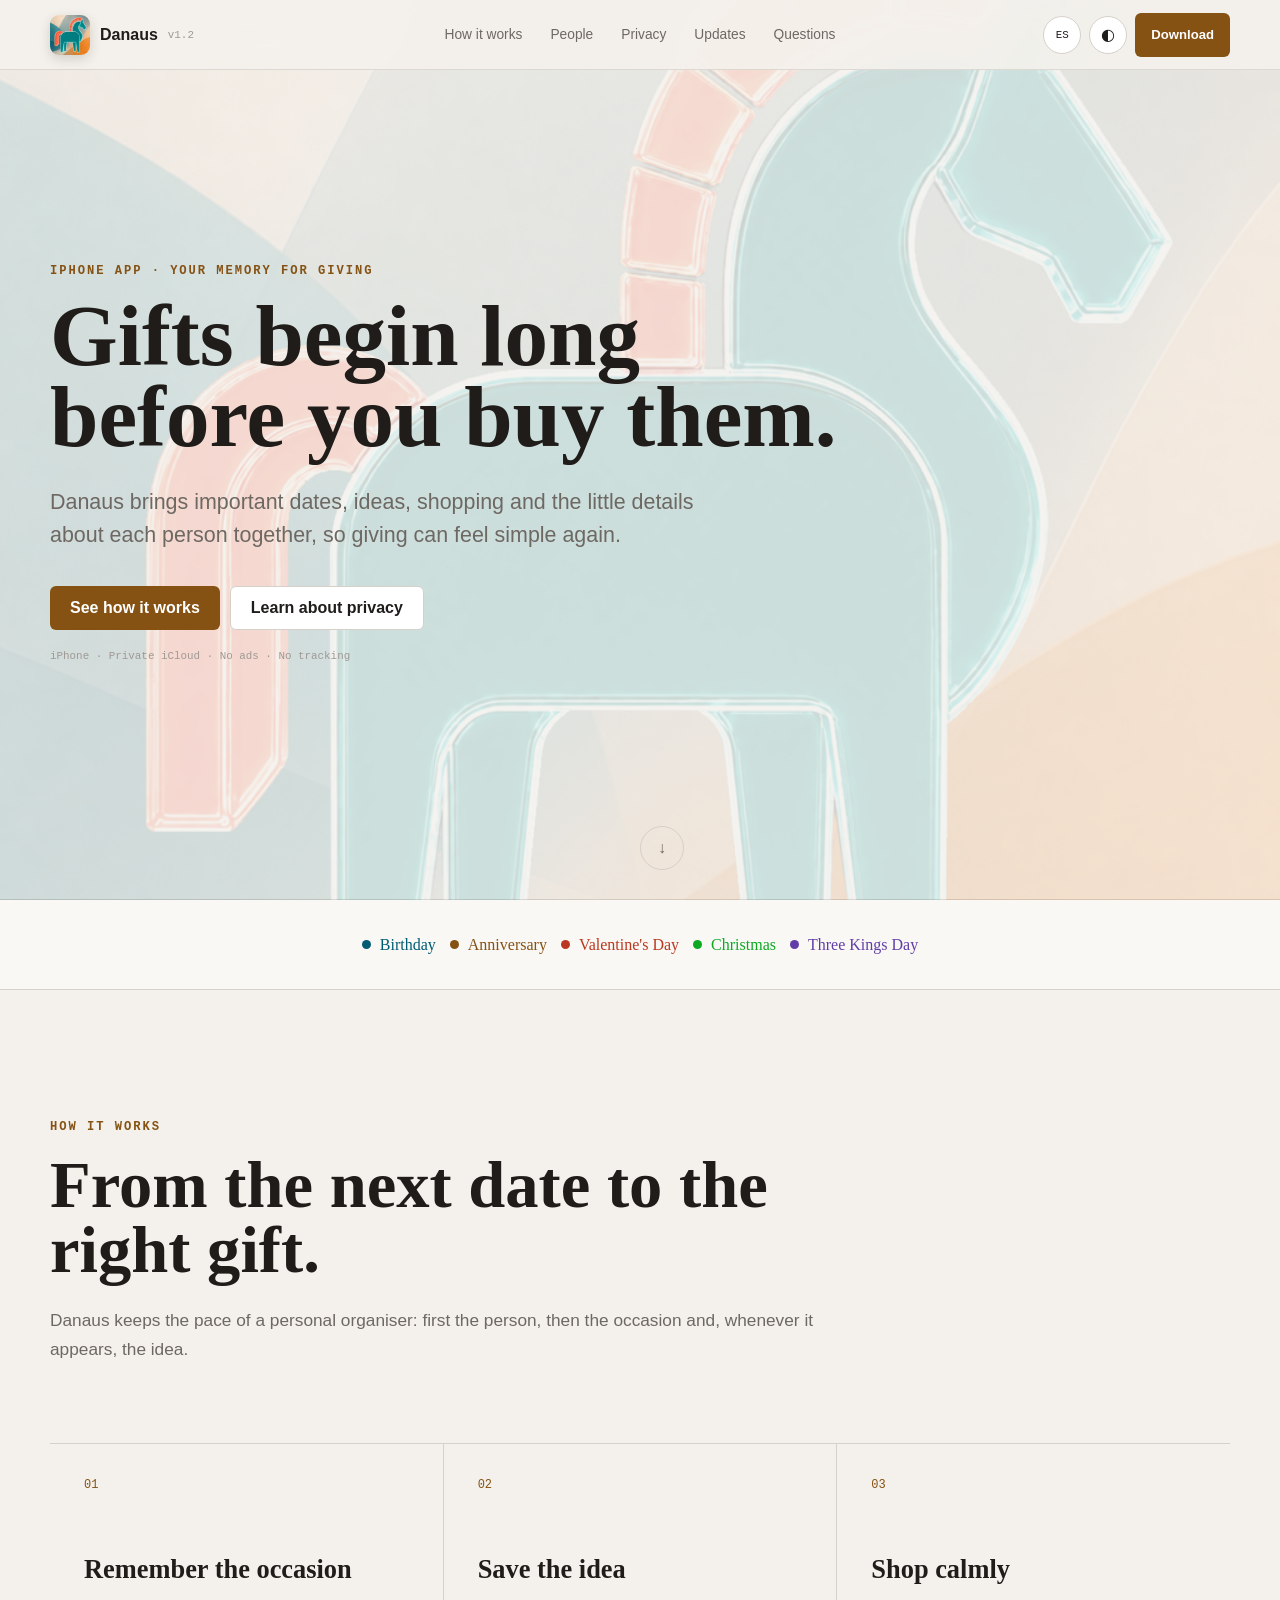
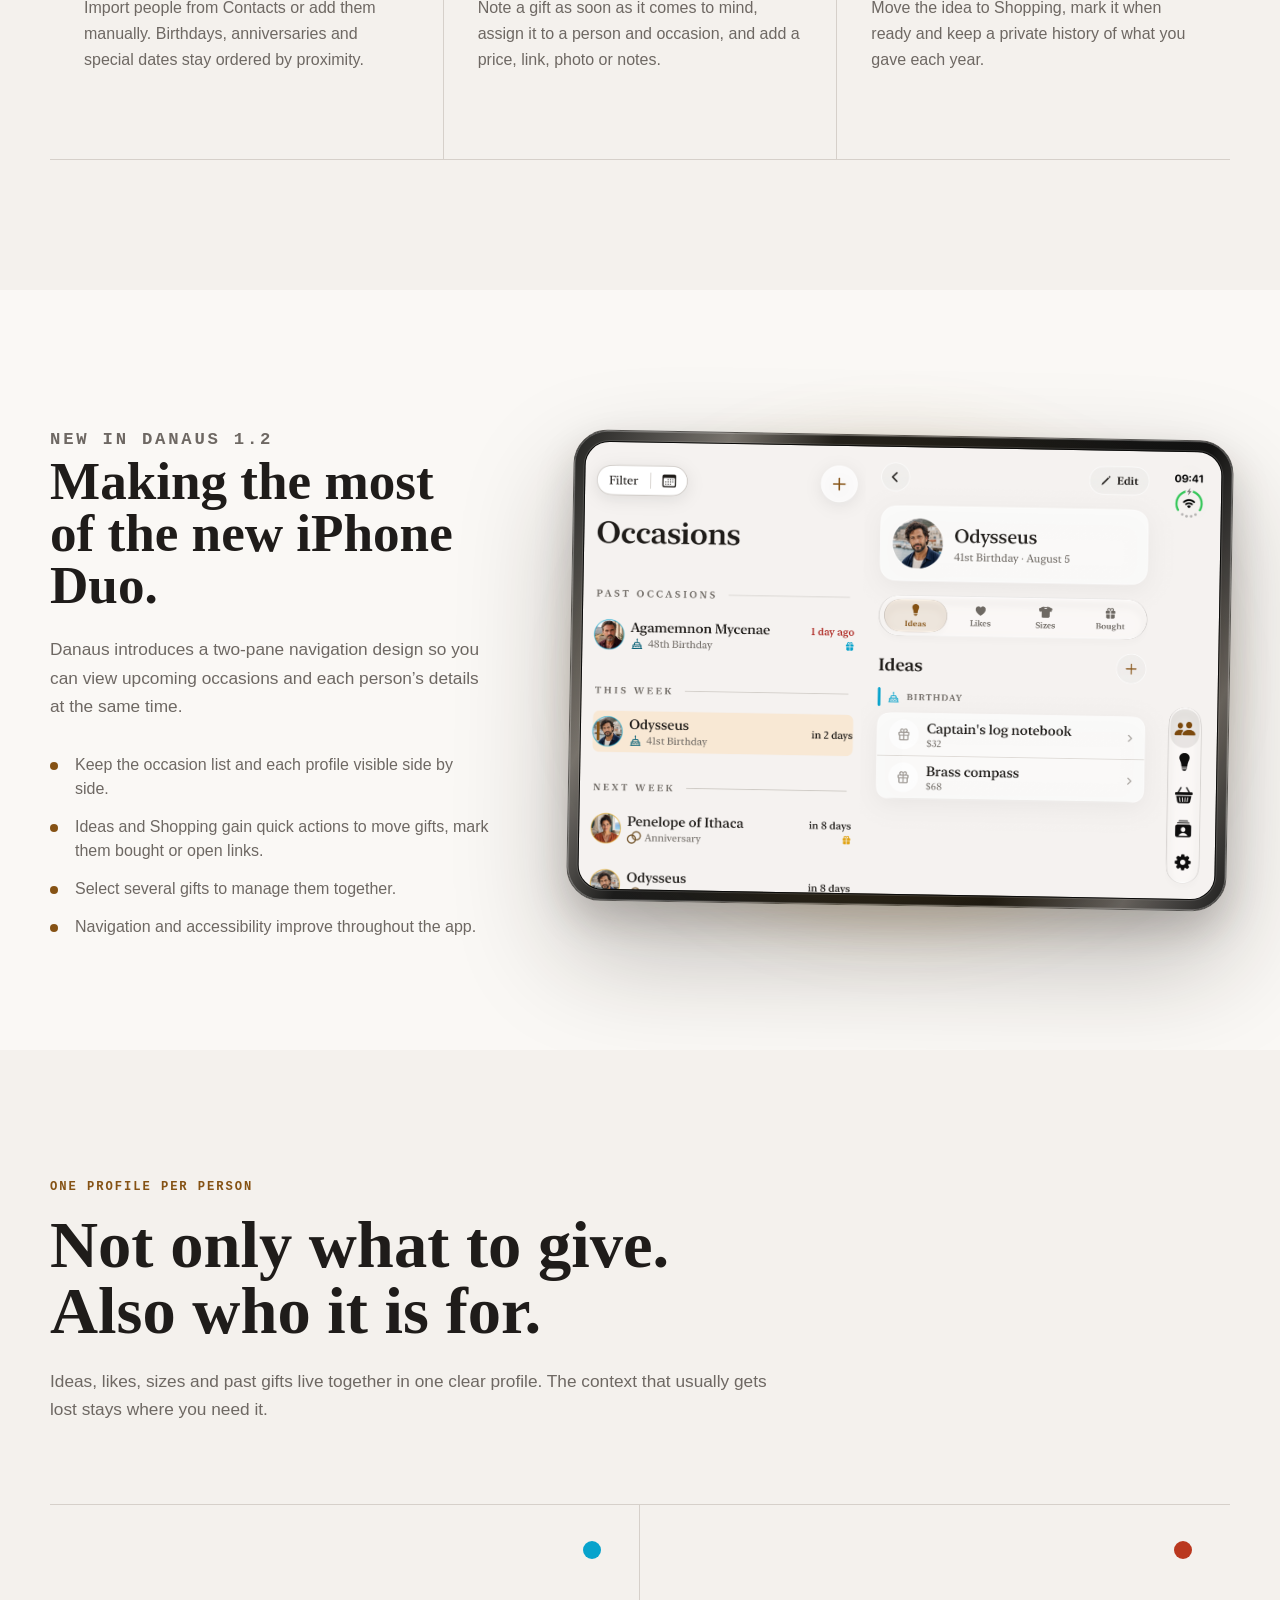
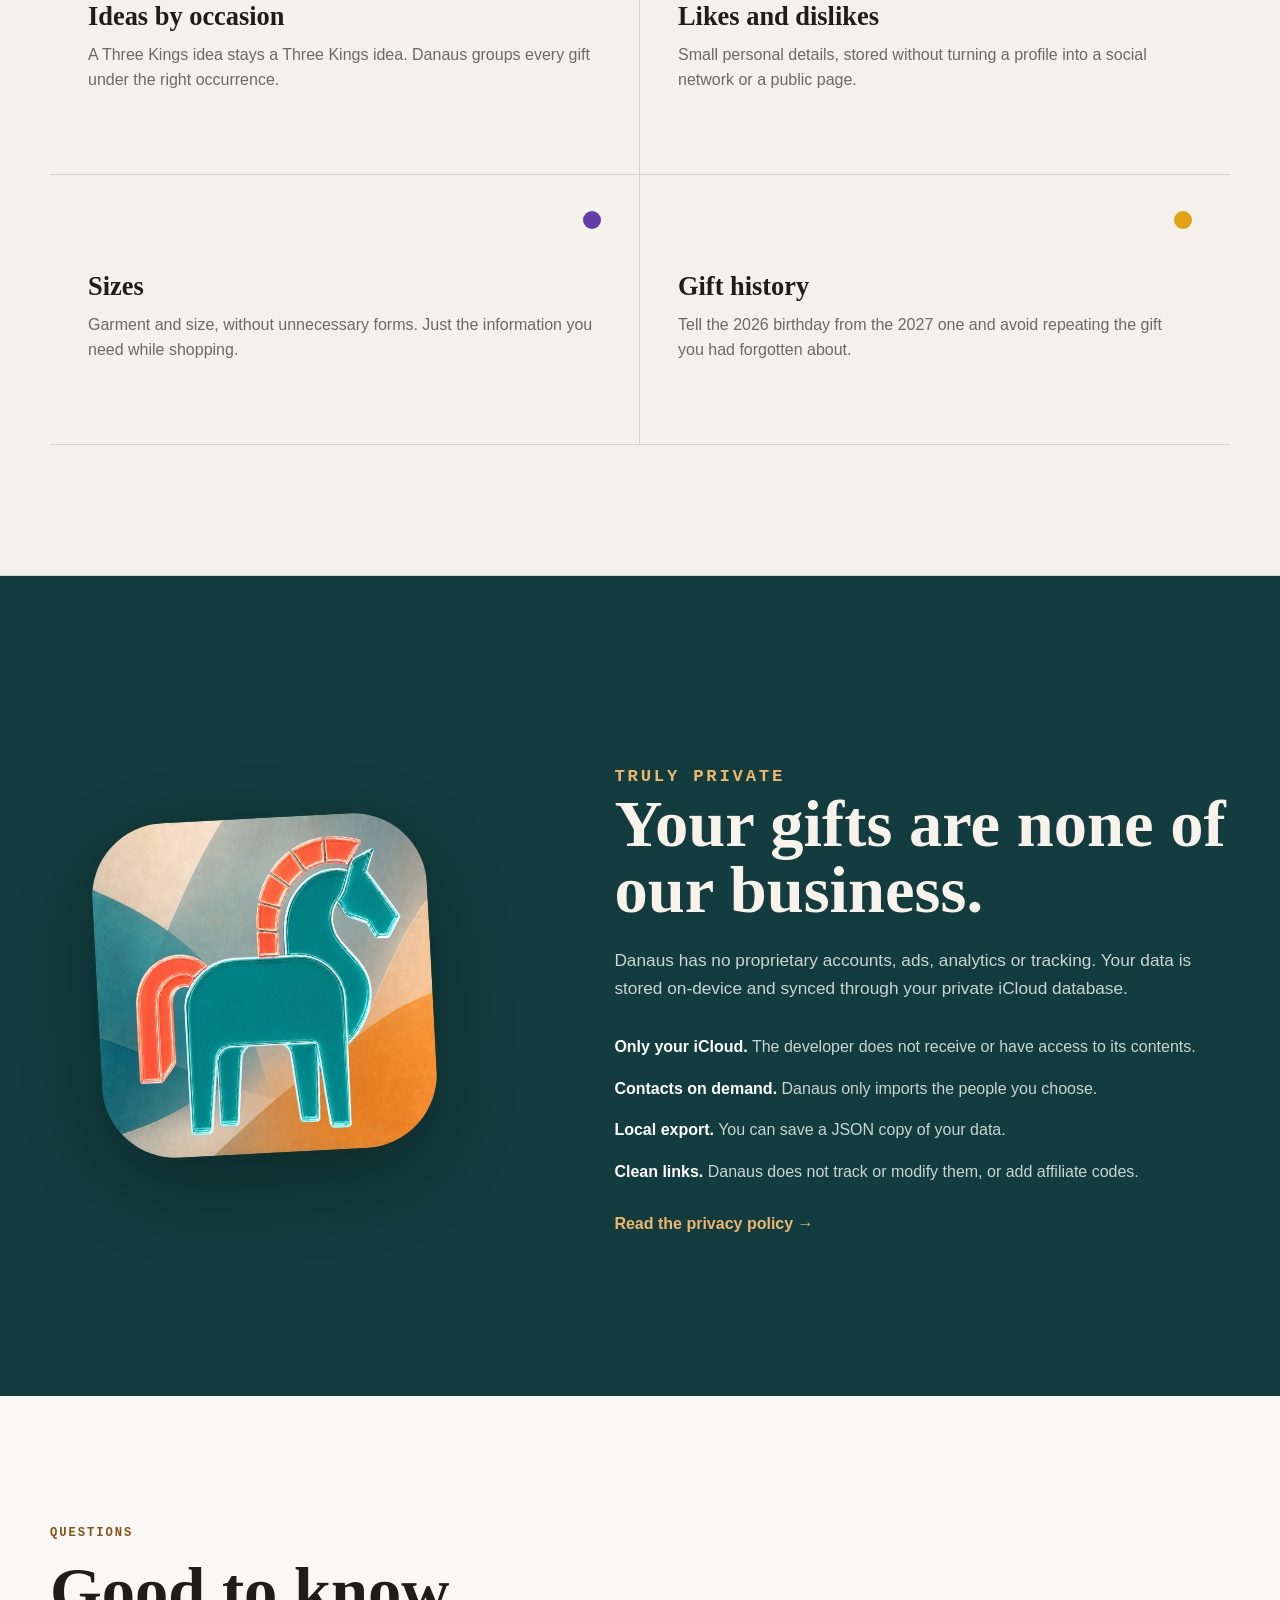
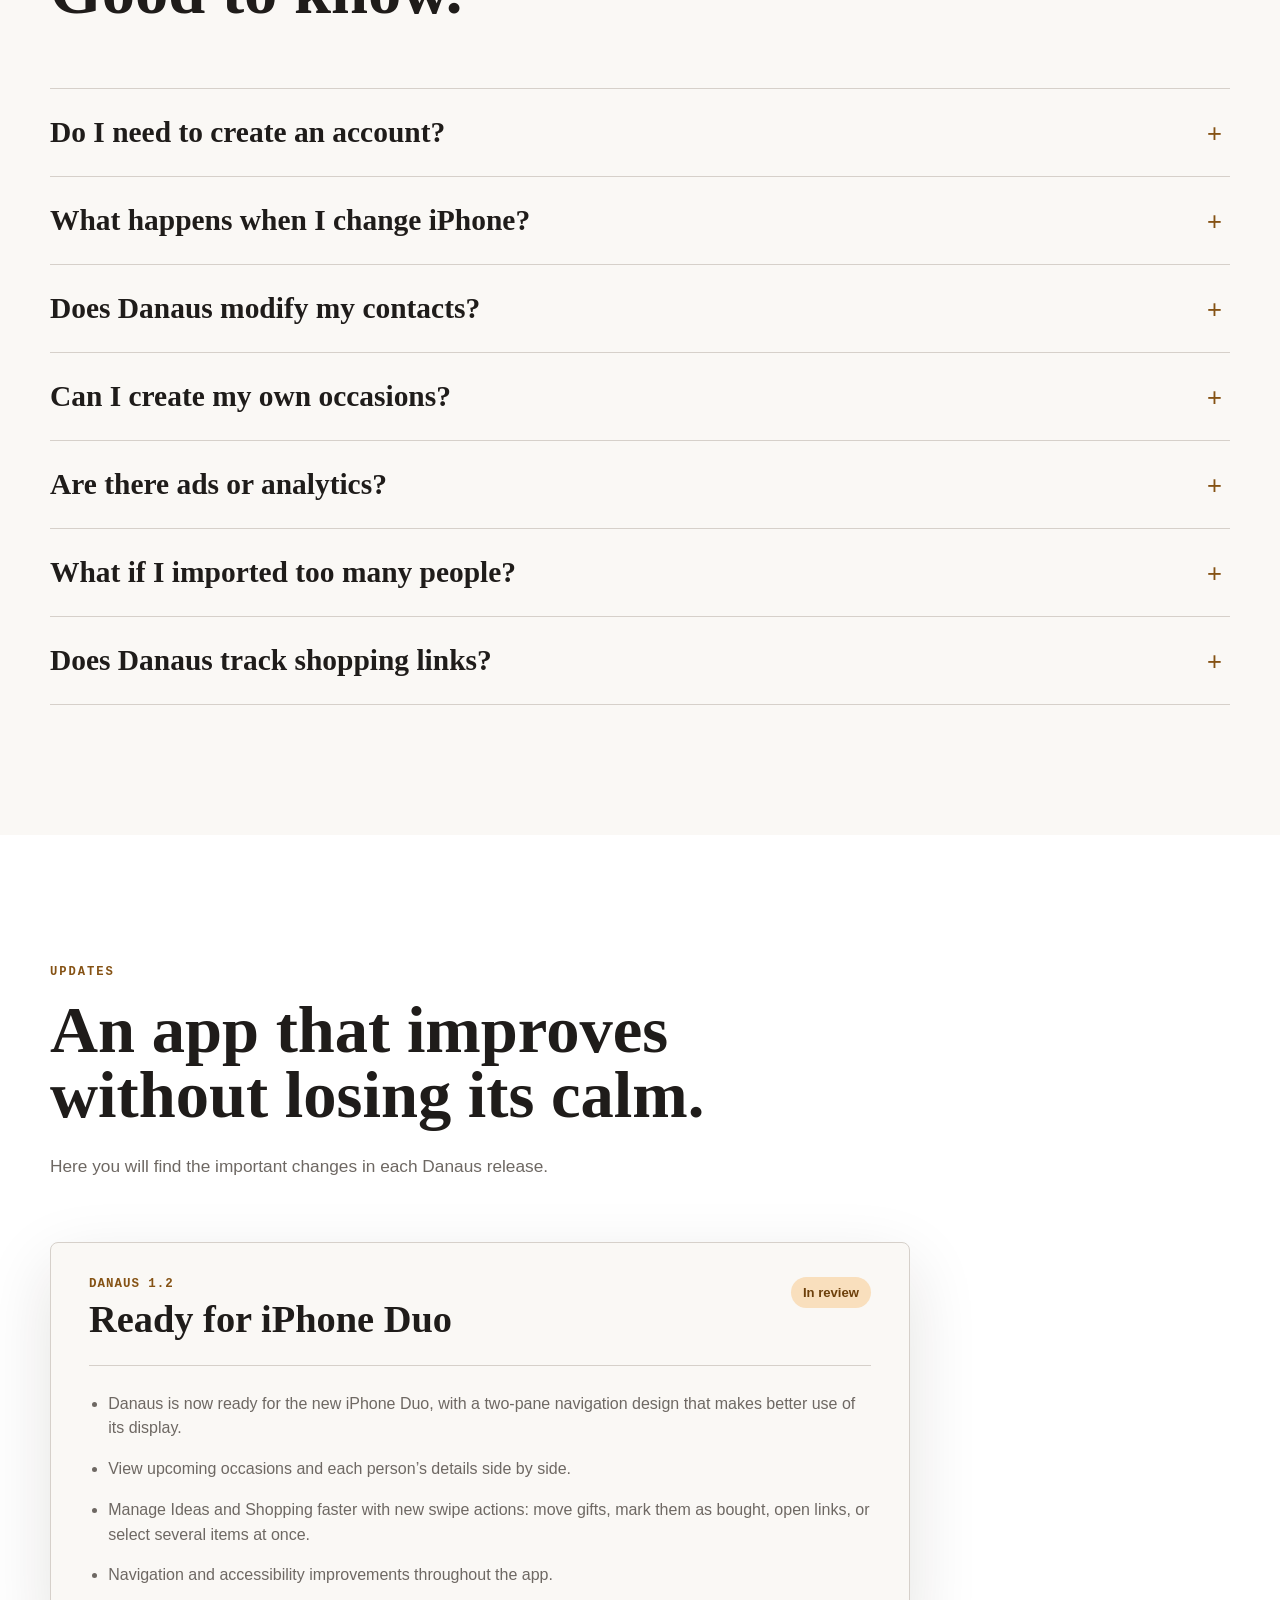
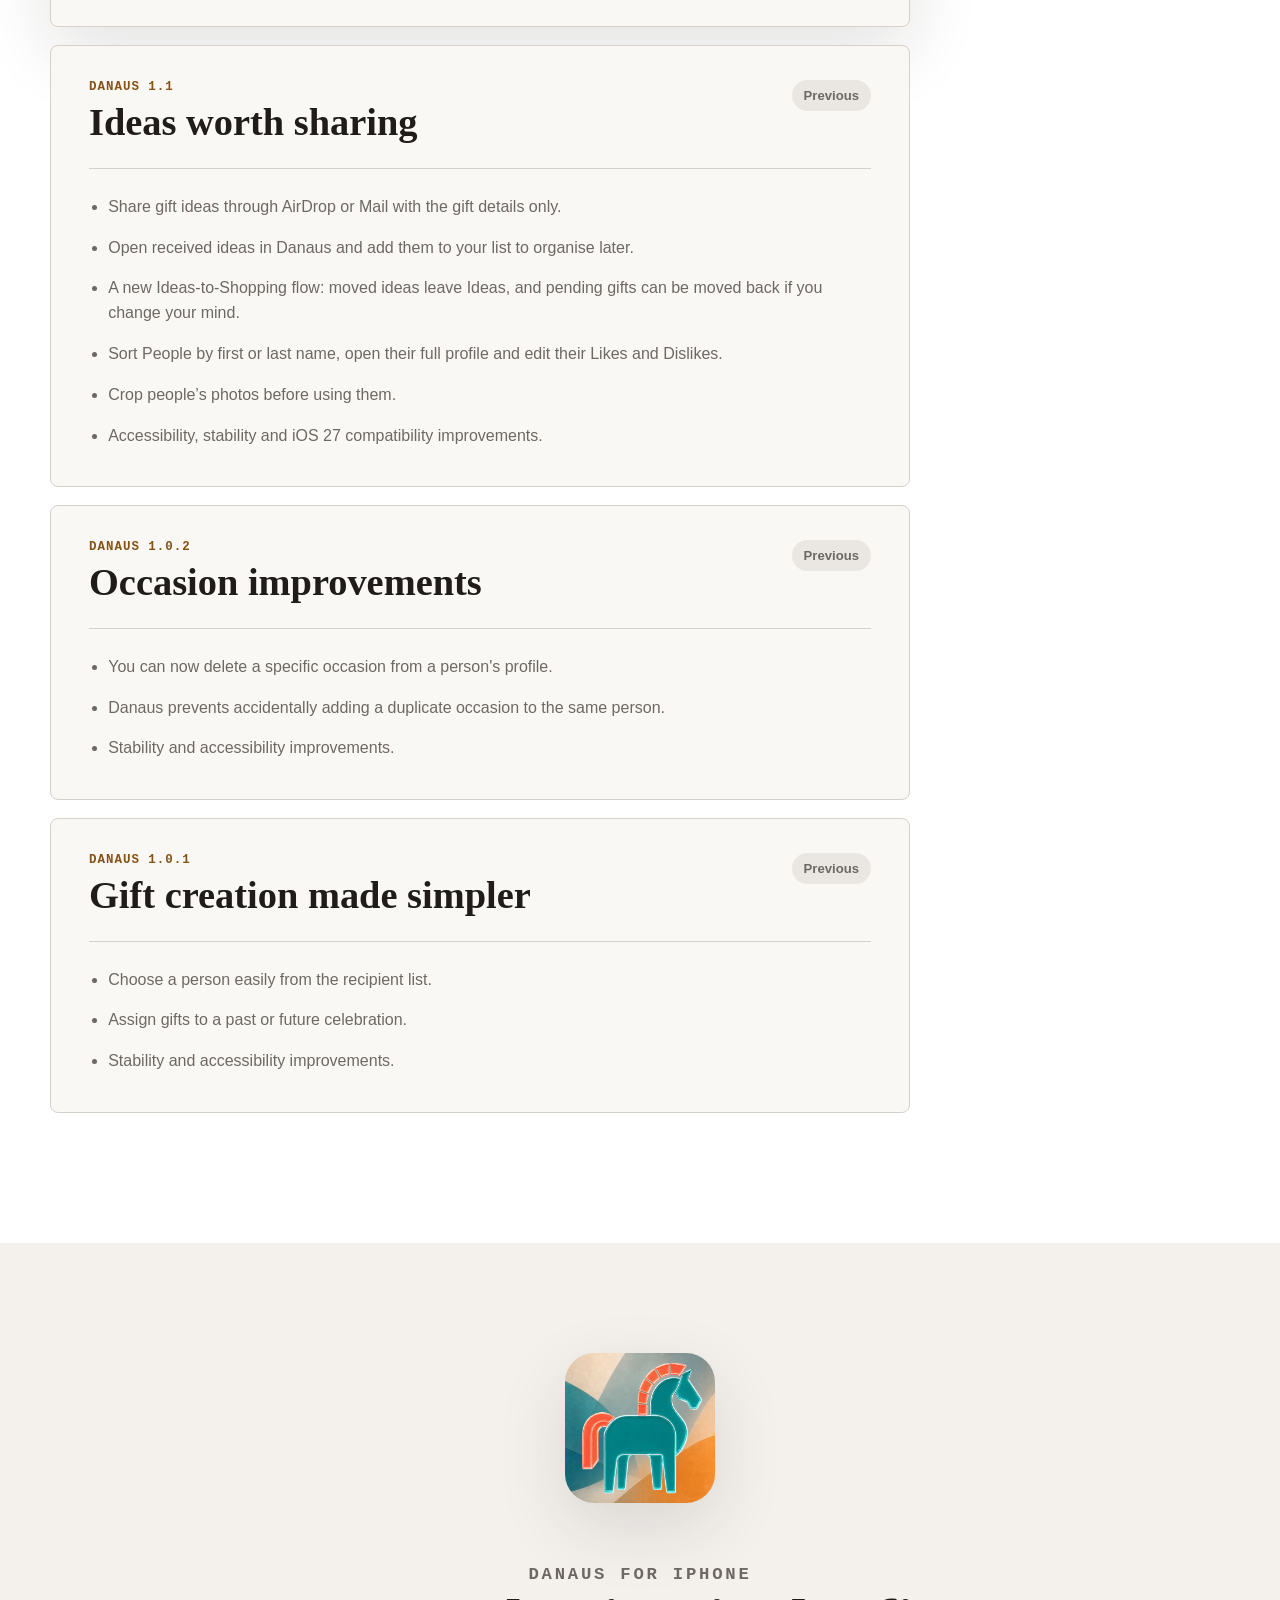
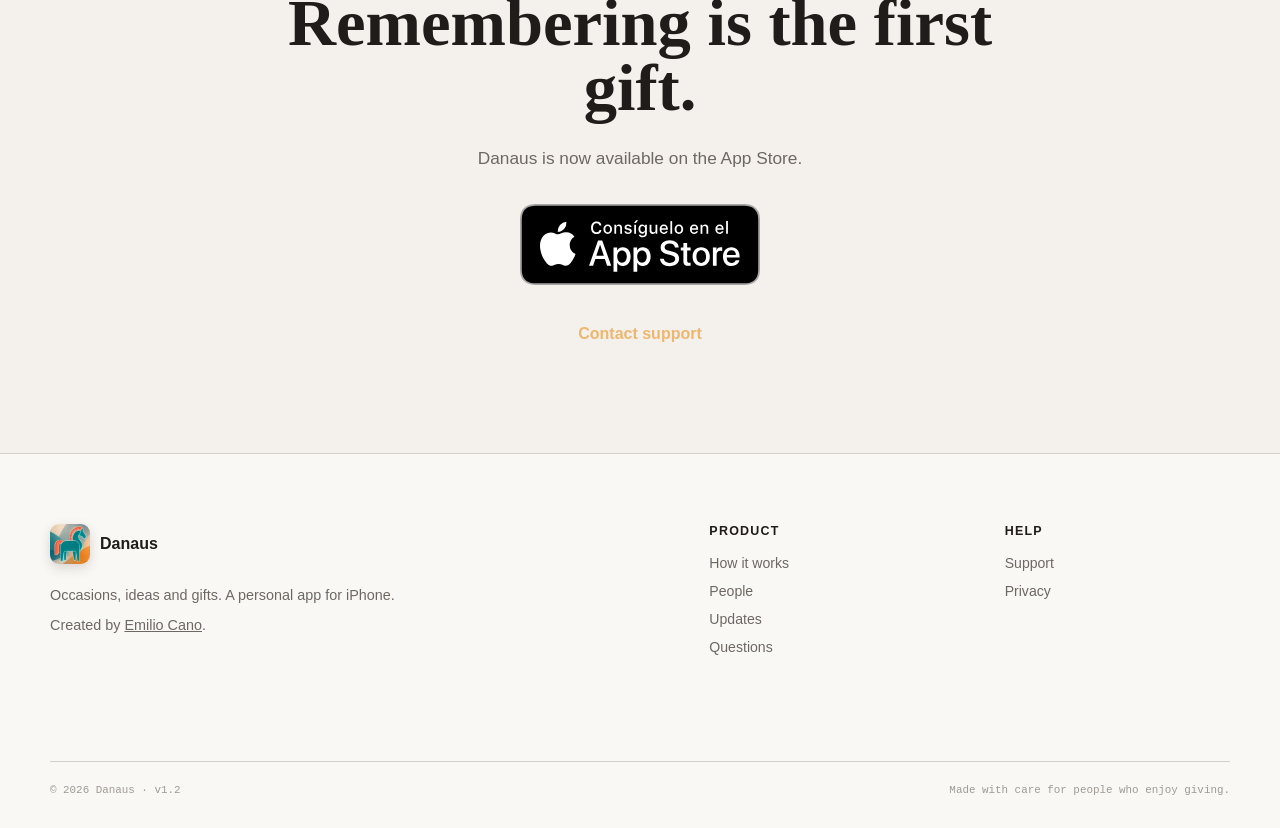
<file: index.html>
<!doctype html>
<html lang="es">
<head>
  <meta charset="utf-8">
  <meta name="viewport" content="width=device-width, initial-scale=1">
  <meta name="theme-color" content="#f4f1ed">
  <title>Danaus · Regalos, ocasiones e ideas</title>
  <meta name="description" content="Danaus reúne fechas importantes, ideas de regalo, compras y pequeños detalles de cada persona.">
  <meta property="og:type" content="website">
  <meta property="og:title" content="Danaus · Regalos, ocasiones e ideas">
  <meta property="og:description" content="Recuerda las fechas. Guarda las ideas. Llega al regalo con tiempo.">
  <meta property="og:image" content="https://danaus.app/assets/danaus-icon.png">
  <meta property="og:url" content="https://danaus.app/">
  <link rel="canonical" href="https://danaus.app/">
  <link rel="icon" href="assets/favicon-64.png">
  <link rel="apple-touch-icon" href="assets/apple-touch-icon.png">
  <link rel="stylesheet" href="styles.css">
  <script src="script.js" defer></script>
</head>
<body id="top">
  <a class="skip-link" href="#main" data-copy="skip">Saltar al contenido</a>

  <nav class="site-nav" aria-label="Navegación principal">
    <a class="brand" href="#top" aria-label="Danaus, inicio">
      <img src="assets/danaus-icon.png" alt="" width="40" height="40">
      <span>Danaus</span>
      <small>v1.2</small>
    </a>

    <div class="nav-links">
      <a href="#como" data-copy="navHow">Cómo funciona</a>
      <a href="#personas" data-copy="navPeople">Personas</a>
      <a href="#privacidad" data-copy="navPrivacy">Privacidad</a>
      <a href="#novedades" data-copy="navUpdates">Novedades</a>
      <a href="#preguntas" data-copy="navQuestions">Preguntas</a>
    </div>

    <div class="nav-actions">
      <button class="icon-button language-button" type="button" aria-label="Cambiar idioma">
        <span aria-hidden="true">EN</span>
      </button>
      <button class="icon-button theme-button" type="button" aria-label="Cambiar tema">
        <span aria-hidden="true">◐</span>
      </button>
      <a class="nav-cta" href="https://apps.apple.com/app/id6795627698" target="_blank" rel="noopener" data-copy="navStatus">Descargar</a>
    </div>
  </nav>

  <main id="main">
    <header class="hero">
      <div class="hero-art" aria-hidden="true"></div>
      <div class="hero-content">
        <p class="eyebrow" data-copy="heroEyebrow">App para iPhone · Tu memoria para regalar</p>
        <h1 data-copy="heroTitle">Los regalos empiezan mucho antes de comprarlos.</h1>
        <p class="hero-lede" data-copy="heroLead">Danaus reúne fechas importantes, ideas, compras y pequeños detalles de cada persona para que regalar vuelva a ser algo sencillo.</p>
        <div class="hero-actions">
          <a class="primary-button" href="#como" data-copy="heroPrimary">Ver cómo funciona</a>
          <a class="secondary-button" href="#privacidad" data-copy="heroSecondary">Conocer la privacidad</a>
        </div>
        <p class="hero-meta" data-copy="heroMeta">iPhone · iCloud privado · Sin anuncios · Sin seguimiento</p>
      </div>
      <a class="scroll-cue" href="#como" aria-label="Continuar">
        <span aria-hidden="true">↓</span>
      </a>
    </header>

    <section class="occasion-strip" aria-label="Tipos de ocasión">
      <span class="occasion birthday" data-copy="birthday">Cumpleaños</span>
      <span class="occasion anniversary" data-copy="anniversary">Aniversario</span>
      <span class="occasion valentine" data-copy="valentine">San Valentín</span>
      <span class="occasion christmas" data-copy="christmas">Navidad</span>
      <span class="occasion kings" data-copy="kings">Reyes Magos</span>
    </section>

    <section class="section intro-section" id="como">
      <div class="section-heading">
        <p class="eyebrow" data-copy="howEyebrow">Cómo funciona</p>
        <h2 data-copy="howTitle">De la próxima fecha al regalo acertado.</h2>
        <p data-copy="howLead">Danaus conserva el flujo rápido de una agenda personal: primero la persona, después la ocasión y, cuando aparezca, la idea.</p>
      </div>

      <div class="steps">
        <article>
          <span class="step-number">01</span>
          <h3 data-copy="stepOneTitle">Recuerda la ocasión</h3>
          <p data-copy="stepOneText">Importa personas desde Contactos o añádelas a mano. Cumpleaños, aniversarios y fechas especiales quedan ordenados por proximidad.</p>
        </article>
        <article>
          <span class="step-number">02</span>
          <h3 data-copy="stepTwoTitle">Guarda la idea</h3>
          <p data-copy="stepTwoText">Anota un regalo en cuanto se te ocurra, asígnalo a una persona y a una ocasión y añade precio, enlace, foto o notas.</p>
        </article>
        <article>
          <span class="step-number">03</span>
          <h3 data-copy="stepThreeTitle">Compra con calma</h3>
          <p data-copy="stepThreeText">Pasa la idea a Compra, márcala cuando esté lista y conserva después un histórico privado de lo que regalaste cada año.</p>
        </article>
      </div>
    </section>

    <section class="product-section" id="personas">
      <div class="product-copy">
        <p class="eyebrow" data-copy="productEyebrow">Novedad en Danaus 1.2</p>
        <h2 data-copy="productTitle">El nuevo iPhone Duo, mejor aprovechado.</h2>
        <p data-copy="productLead">Danaus estrena una navegación de dos paneles para que puedas consultar tus próximas ocasiones y la ficha de cada persona al mismo tiempo.</p>
        <ul class="check-list">
          <li data-copy="productPointOne">La lista de ocasiones y cada ficha permanecen visibles a la vez.</li>
          <li data-copy="productPointTwo">Ideas y Compra ganan acciones rápidas para mover, comprar o abrir enlaces.</li>
          <li data-copy="productPointThree">Selecciona varios regalos para gestionarlos en grupo.</li>
          <li data-copy="productPointFour">La navegación y la accesibilidad mejoran en toda la app.</li>
        </ul>
      </div>

      <figure class="duo-stage">
        <div class="duo-device">
          <img
            src="assets/danaus-duo-occasiones-es.png"
            data-src-es="assets/danaus-duo-occasiones-es.png"
            data-src-en="assets/danaus-duo-occasiones-en.png"
            data-alt-es="Navegación de dos paneles de Danaus en iPhone Duo: ocasiones y ficha de una persona"
            data-alt-en="Danaus two-pane navigation on iPhone Duo: occasions and a person’s profile"
            alt="Navegación de dos paneles de Danaus en iPhone Duo: ocasiones y ficha de una persona"
            width="2853"
            height="2007"
            loading="lazy"
            decoding="async"
          >
        </div>
      </figure>
    </section>

    <section class="section people-section">
      <div class="section-heading compact">
        <p class="eyebrow" data-copy="peopleEyebrow">Una ficha por persona</p>
        <h2 data-copy="peopleTitle">No sólo qué regalar. También para quién.</h2>
        <p data-copy="peopleLead">Ideas, gustos, tallas y regalos anteriores viven juntos en una ficha clara. El contexto que suele perderse queda donde lo necesitas.</p>
      </div>

      <div class="feature-list">
        <article>
          <span class="feature-mark birthday-mark"></span>
          <h3 data-copy="featureIdeasTitle">Ideas por ocasión</h3>
          <p data-copy="featureIdeasText">Una idea de Reyes sigue siendo de Reyes. Danaus agrupa cada regalo en la edición correcta de su ocasión.</p>
        </article>
        <article>
          <span class="feature-mark valentine-mark"></span>
          <h3 data-copy="featureLikesTitle">Gustos y aversiones</h3>
          <p data-copy="featureLikesText">Pequeños detalles personales, guardados sin convertir la ficha en una red social ni en un perfil público.</p>
        </article>
        <article>
          <span class="feature-mark kings-mark"></span>
          <h3 data-copy="featureSizesTitle">Tallas</h3>
          <p data-copy="featureSizesText">Prenda y talla, sin formularios innecesarios. Justo la información que necesitas en el momento de comprar.</p>
        </article>
        <article>
          <span class="feature-mark anniversary-mark"></span>
          <h3 data-copy="featureHistoryTitle">Histórico de regalos</h3>
          <p data-copy="featureHistoryText">Distingue el cumpleaños de 2026 del de 2027 y evita repetir aquel regalo que ya no recordabas.</p>
        </article>
      </div>
    </section>

    <section class="privacy-section" id="privacidad">
      <div class="privacy-visual" aria-hidden="true">
        <img src="assets/danaus-icon.png" alt="" width="320" height="320">
      </div>
      <div class="privacy-copy">
        <p class="eyebrow" data-copy="privacyEyebrow">Privado de verdad</p>
        <h2 data-copy="privacyTitle">Tus regalos no son nuestro negocio.</h2>
        <p data-copy="privacyLead">Danaus no tiene cuentas propias, anuncios, analítica ni seguimiento. Tus datos se guardan en el dispositivo y se sincronizan mediante la base privada de tu cuenta de iCloud.</p>
        <div class="privacy-facts">
          <p><strong data-copy="privacyFactOneTitle">Sólo tu iCloud.</strong> <span data-copy="privacyFactOneText">El desarrollador no recibe ni puede consultar el contenido.</span></p>
          <p><strong data-copy="privacyFactTwoTitle">Contactos bajo demanda.</strong> <span data-copy="privacyFactTwoText">Danaus sólo importa las personas que tú decides.</span></p>
          <p><strong data-copy="privacyFactThreeTitle">Exportación local.</strong> <span data-copy="privacyFactThreeText">Puedes guardar una copia JSON de tus datos.</span></p>
          <p><strong data-copy="privacyFactFourTitle">Enlaces limpios.</strong> <span data-copy="privacyFactFourText">Danaus no los rastrea, modifica ni añade códigos de afiliación.</span></p>
        </div>
        <a class="text-link" href="privacy.html" data-copy="privacyLink">Leer la política de privacidad →</a>
      </div>
    </section>

    <section class="section faq-section" id="preguntas">
      <div class="section-heading compact">
        <p class="eyebrow" data-copy="faqEyebrow">Preguntas</p>
        <h2 data-copy="faqTitle">Lo que conviene saber.</h2>
      </div>

      <div class="faq-list">
        <details>
          <summary data-copy="faqOneQuestion">¿Necesito crear una cuenta?</summary>
          <p data-copy="faqOneAnswer">No. Danaus utiliza la cuenta de iCloud que ya tienes configurada en el dispositivo y no crea una cuenta adicional.</p>
        </details>
        <details>
          <summary data-copy="faqTwoQuestion">¿Qué ocurre si cambio de iPhone?</summary>
          <p data-copy="faqTwoAnswer">Al instalar Danaus con la misma cuenta de iCloud, tus personas, ocasiones, ideas y regalos vuelven a la app cuando termina la sincronización.</p>
        </details>
        <details>
          <summary data-copy="faqThreeQuestion">¿Danaus modifica mis contactos?</summary>
          <p data-copy="faqThreeAnswer">No. Si decides importar una persona, Danaus copia los datos seleccionados a su almacenamiento privado. No escribe cambios en la app Contactos.</p>
        </details>
        <details>
          <summary data-copy="faqFourQuestion">¿Puedo crear mis propias ocasiones?</summary>
          <p data-copy="faqFourAnswer">Sí. Además de cumpleaños, aniversarios, San Valentín, Navidad y Reyes Magos, puedes añadir tipos personalizados y cambiar su nombre y color.</p>
        </details>
        <details>
          <summary data-copy="faqFiveQuestion">¿Hay anuncios o analítica?</summary>
          <p data-copy="faqFiveAnswer">No. Danaus no contiene publicidad, SDK de analítica ni seguimiento de terceros.</p>
        </details>
        <details>
          <summary data-copy="faqSixQuestion">¿Qué hago si he importado demasiadas personas?</summary>
          <p data-copy="faqSixAnswer">Puedes buscarlas y seleccionar varias para borrarlas juntas. También puedes borrar todas las personas y empezar de nuevo desde Ajustes. Ninguna de estas acciones modifica la app Contactos.</p>
        </details>
        <details>
          <summary data-copy="faqSevenQuestion">¿Danaus rastrea los enlaces de compra?</summary>
          <p data-copy="faqSevenAnswer">No. Abre la dirección original sin modificarla, añadir códigos de afiliación ni informar al desarrollador sobre tu visita o compra.</p>
        </details>
      </div>
    </section>

    <section class="section updates-section" id="novedades">
      <div class="section-heading compact">
        <p class="eyebrow" data-copy="updatesEyebrow">Novedades</p>
        <h2 data-copy="updatesTitle">Una app que mejora sin perder su calma.</h2>
        <p data-copy="updatesLead">Aquí encontrarás los cambios importantes de cada versión de Danaus.</p>
      </div>

      <article class="release-card release-card-current" aria-labelledby="release-12-title">
        <div class="release-card-header">
          <div>
            <p class="release-version" data-copy="currentReleaseVersion">Danaus 1.2</p>
            <h3 id="release-12-title" data-copy="currentReleaseTitle">Preparado para el iPhone Duo</h3>
          </div>
          <span class="release-status" data-copy="currentReleaseStatus">En revisión</span>
        </div>
        <ul class="release-list">
          <li data-copy="release12One">Danaus ya está preparado para el nuevo iPhone Duo, con una navegación de dos paneles que aprovecha mejor su pantalla.</li>
          <li data-copy="release12Two">Consulta tus próximas ocasiones y la ficha de cada persona a la vez.</li>
          <li data-copy="release12Three">Gestiona Ideas y Compra más rápidamente con nuevos gestos: mueve regalos, márcalos como comprados, abre enlaces o selecciónalos para gestionarlos en grupo.</li>
          <li data-copy="release12Four">Mejoras de navegación y accesibilidad en toda la app.</li>
        </ul>
      </article>

      <article class="release-card" aria-labelledby="release-11-title">
        <div class="release-card-header">
          <div>
            <p class="release-version" data-copy="release11Version">Danaus 1.1</p>
            <h3 id="release-11-title" data-copy="release11Title">Ideas que se comparten</h3>
          </div>
          <span class="release-status release-status-previous" data-copy="previousReleaseStatus">Anterior</span>
        </div>
        <ul class="release-list">
          <li data-copy="release11One">Comparte ideas de regalo por AirDrop o Mail con sólo los datos del regalo.</li>
          <li data-copy="release11Two">Abre ideas recibidas en Danaus y añádelas a tu lista para organizarlas después.</li>
          <li data-copy="release11Three">Nuevo flujo entre Ideas y Compra: las ideas movidas desaparecen de Ideas y los regalos pendientes se pueden devolver.</li>
          <li data-copy="release11Four">Ordena Personas por nombre o apellido, abre su ficha completa y edita sus Gustos y Aversiones.</li>
          <li data-copy="release11Five">Recorta las fotos de las personas antes de utilizarlas.</li>
          <li data-copy="release11Six">Mejoras de accesibilidad, estabilidad y compatibilidad con iOS 27.</li>
        </ul>
      </article>

      <article class="release-card" aria-labelledby="release-102-title">
        <div class="release-card-header">
          <div>
            <p class="release-version" data-copy="previousReleaseVersion">Danaus 1.0.2</p>
            <h3 id="release-102-title" data-copy="releaseTitle">Mejoras en ocasiones</h3>
          </div>
          <span class="release-status release-status-previous" data-copy="previousReleaseStatus">Anterior</span>
        </div>
        <ul class="release-list">
          <li data-copy="release102One">Ya puedes eliminar una ocasión concreta desde la ficha de una persona.</li>
          <li data-copy="release102Two">Danaus evita añadir por error una ocasión duplicada a la misma persona.</li>
          <li data-copy="release102Three">Mejoras de estabilidad y accesibilidad.</li>
        </ul>
      </article>

      <article class="release-card" aria-labelledby="release-101-title">
        <div class="release-card-header">
          <div>
            <p class="release-version">Danaus 1.0.1</p>
            <h3 id="release-101-title" data-copy="release101Title">Creación de regalos más sencilla</h3>
          </div>
          <span class="release-status release-status-previous" data-copy="previousReleaseStatus">Anterior</span>
        </div>
        <ul class="release-list">
          <li data-copy="release101One">Elige fácilmente a una persona desde el listado de destinatarios.</li>
          <li data-copy="release101Two">Asigna regalos a una celebración pasada o futura.</li>
          <li data-copy="release101Three">Mejoras de estabilidad y accesibilidad.</li>
        </ul>
      </article>
    </section>

    <section class="closing-section" id="disponibilidad">
      <div class="closing-icon">
        <picture>
          <source srcset="assets/danaus-icon-dark.png" media="(prefers-color-scheme: dark)">
          <img src="assets/danaus-icon.png" alt="" width="180" height="180">
        </picture>
      </div>
      <p class="eyebrow" data-copy="closingEyebrow">Danaus para iPhone</p>
      <h2 data-copy="closingTitle">Recordar es el primer regalo.</h2>
      <p data-copy="closingLead">Danaus ya está disponible en la App Store.</p>
      <a class="app-store-badge" href="https://apps.apple.com/app/id6795627698" target="_blank" rel="noopener" aria-label="Descargar Danaus en el App Store">
        <picture>
          <source srcset="assets/app-store/download-es-white.svg" media="(prefers-color-scheme: dark)">
          <img src="assets/app-store/download-es.svg" alt="Descargar en el App Store" width="240" height="80">
        </picture>
      </a>
      <a class="text-link" href="support.html" data-copy="closingAction">Contactar con soporte</a>
    </section>
  </main>

  <footer class="site-footer">
    <div class="footer-brand">
      <a class="brand" href="#top">
        <img src="assets/danaus-icon.png" alt="" width="40" height="40">
        <span>Danaus</span>
      </a>
      <p data-copy="footerTagline">Ocasiones, ideas y regalos. Una app personal para iPhone.</p>
      <p><span data-copy="footerBy">Creado por</span> <a href="https://emilcar.fm">Emilio Cano</a>.</p>
    </div>
    <div class="footer-links">
      <h3 data-copy="footerProduct">Producto</h3>
      <a href="#como" data-copy="navHow">Cómo funciona</a>
      <a href="#personas" data-copy="navPeople">Personas</a>
      <a href="#novedades" data-copy="navUpdates">Novedades</a>
      <a href="#preguntas" data-copy="navQuestions">Preguntas</a>
    </div>
    <div class="footer-links">
      <h3 data-copy="footerHelp">Ayuda</h3>
      <a href="support.html" data-copy="support">Soporte</a>
      <a href="privacy.html" data-copy="privacy">Privacidad</a>
    </div>
    <div class="footer-bottom">
      <span>© 2026 Danaus · v1.2</span>
      <span data-copy="footerClosing">Hecho con cuidado para quienes disfrutan regalando.</span>
    </div>
  </footer>
</body>
</html>
</file>
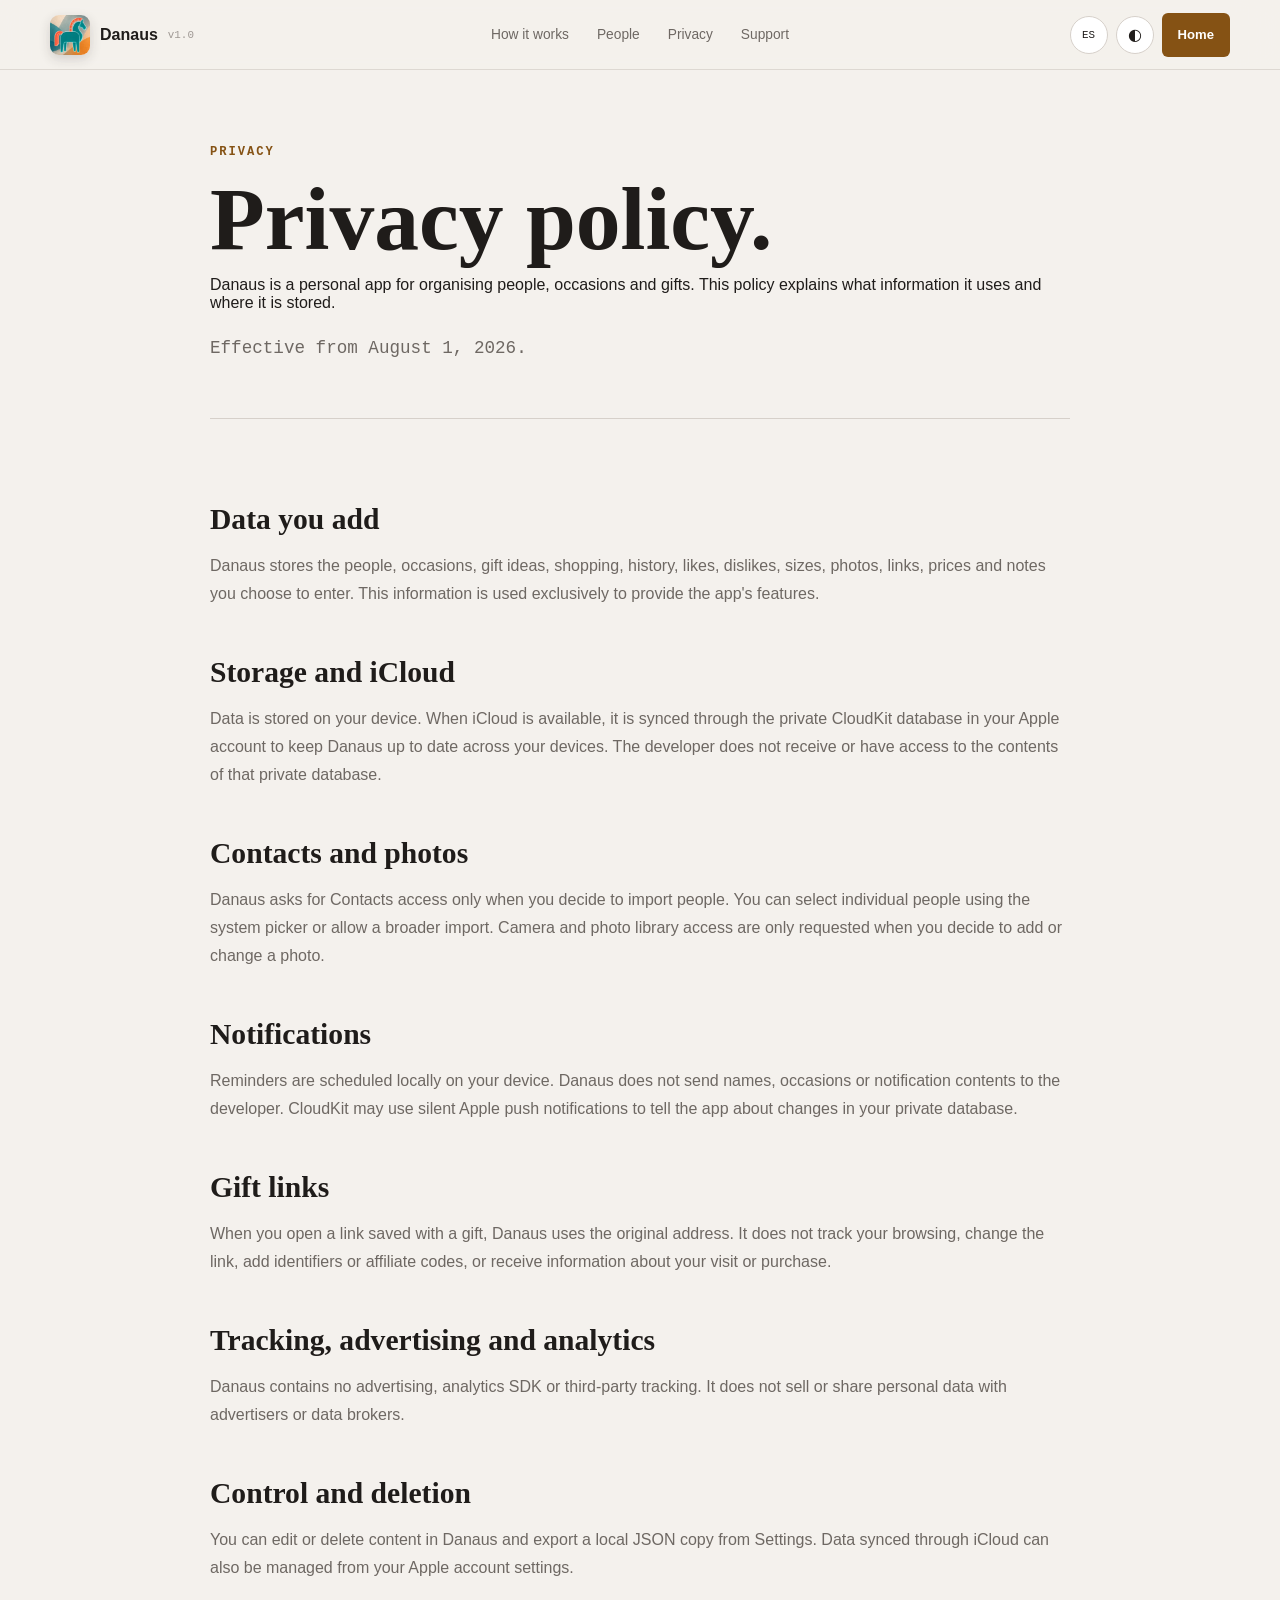
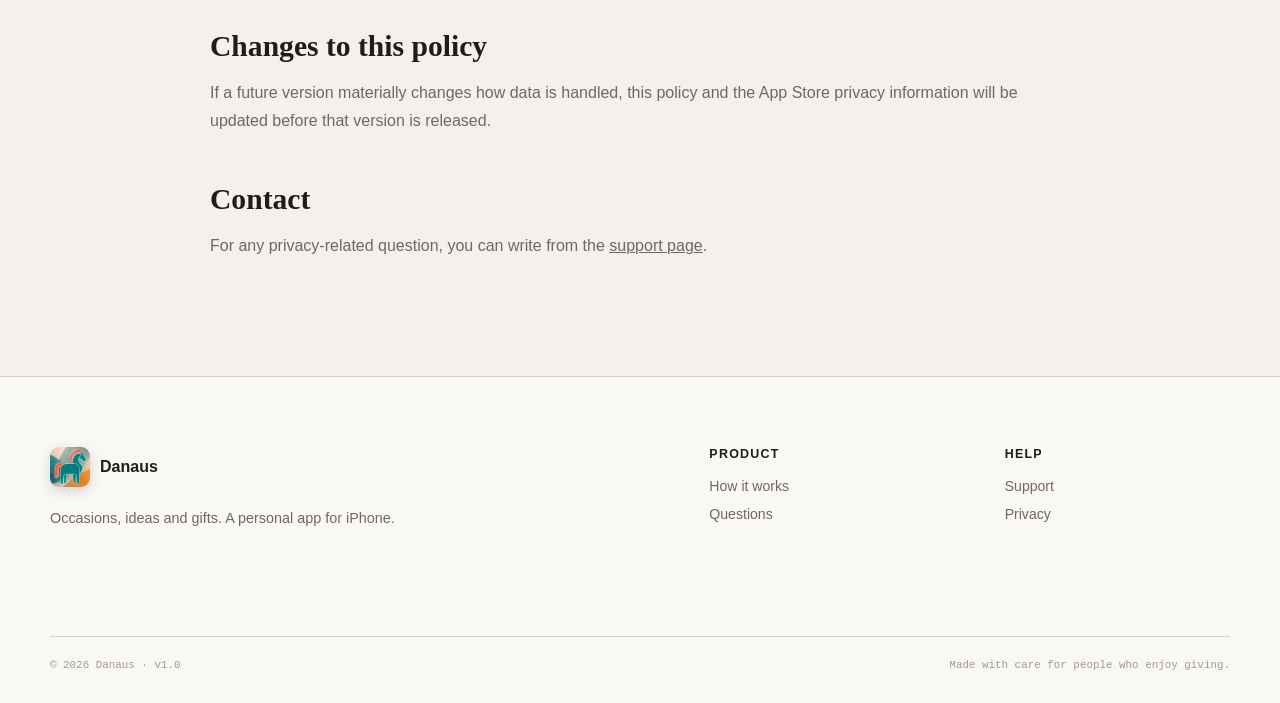
<file: privacy.html>
<!doctype html>
<html lang="es">
<head>
  <meta charset="utf-8">
  <meta name="viewport" content="width=device-width, initial-scale=1">
  <meta name="theme-color" content="#f4f1ed">
  <title>Privacidad · Danaus</title>
  <meta name="description" content="Política de privacidad de Danaus.">
  <link rel="canonical" href="https://danaus.app/privacy.html">
  <link rel="icon" href="assets/favicon-64.png">
  <link rel="apple-touch-icon" href="assets/apple-touch-icon.png">
  <link rel="stylesheet" href="styles.css">
  <script src="script.js" defer></script>
</head>
<body>
  <a class="skip-link" href="#main" data-copy="skip">Saltar al contenido</a>
  <nav class="site-nav" aria-label="Navegación principal">
    <a class="brand" href="index.html">
      <img src="assets/danaus-icon.png" alt="" width="40" height="40">
      <span>Danaus</span>
      <small>v1.0</small>
    </a>
    <div class="nav-links">
      <a href="index.html#como" data-copy="navHow">Cómo funciona</a>
      <a href="index.html#personas" data-copy="navPeople">Personas</a>
      <a aria-current="page" href="privacy.html" data-copy="privacy">Privacidad</a>
      <a href="support.html" data-copy="support">Soporte</a>
    </div>
    <div class="nav-actions">
      <button class="icon-button language-button" type="button" aria-label="Cambiar idioma"><span aria-hidden="true">EN</span></button>
      <button class="icon-button theme-button" type="button" aria-label="Cambiar tema"><span aria-hidden="true">◐</span></button>
      <a class="nav-cta" href="index.html" data-copy="backHome">Inicio</a>
    </div>
  </nav>

  <main class="document-page" id="main">
    <header class="document-header">
      <p class="eyebrow" data-copy="privacyPolicyEyebrow">Privacidad</p>
      <h1 data-copy="privacyPolicyTitle">Política de privacidad.</h1>
      <p data-copy="privacyPolicyLead">Danaus es una aplicación personal para organizar personas, ocasiones y regalos. Esta política explica qué información utiliza y dónde se almacena.</p>
      <p class="document-meta" data-copy="privacyEffective">En vigor desde el 1 de agosto de 2026.</p>
    </header>

    <article class="document">
      <h2 data-copy="policyDataTitle">Datos que añades</h2>
      <p data-copy="policyDataText">Danaus guarda las personas, ocasiones, ideas de regalo, compras, histórico, gustos, aversiones, tallas, fotos, enlaces, precios y notas que decides introducir. Esta información se usa exclusivamente para proporcionar las funciones de la app.</p>

      <h2 data-copy="policyCloudTitle">Almacenamiento e iCloud</h2>
      <p data-copy="policyCloudText">Los datos se guardan en el dispositivo. Cuando iCloud está disponible, se sincronizan mediante la base privada de CloudKit de tu cuenta de Apple para mantener Danaus actualizado entre tus dispositivos. El desarrollador no recibe ni puede consultar el contenido de esa base privada.</p>

      <h2 data-copy="policyContactsTitle">Contactos y fotos</h2>
      <p data-copy="policyContactsText">Danaus solicita acceso a Contactos únicamente cuando decides importar personas. Puedes elegir personas concretas con el selector del sistema o permitir una importación más amplia. La cámara y la fototeca sólo se solicitan cuando decides añadir o cambiar una foto.</p>

      <h2 data-copy="policyNotificationsTitle">Notificaciones</h2>
      <p data-copy="policyNotificationsText">Los recordatorios se programan localmente en el dispositivo. Danaus no envía al desarrollador los nombres, las ocasiones ni el contenido de las notificaciones. CloudKit puede utilizar notificaciones remotas silenciosas de Apple para informar a la app de cambios en tu base privada.</p>

      <h2 data-copy="policyLinksTitle">Enlaces de regalos</h2>
      <p data-copy="policyLinksText">Cuando abres un enlace guardado en un regalo, Danaus utiliza la dirección original. No rastrea la navegación, no modifica el enlace, no añade identificadores ni códigos de afiliación y no recibe información sobre tu visita o compra.</p>

      <h2 data-copy="policyTrackingTitle">Seguimiento, publicidad y analítica</h2>
      <p data-copy="policyTrackingText">Danaus no contiene publicidad, SDK de analítica ni seguimiento de terceros. No vende ni comparte datos personales con anunciantes o intermediarios de datos.</p>

      <h2 data-copy="policyControlTitle">Control y eliminación</h2>
      <p data-copy="policyControlText">Puedes editar o eliminar contenido dentro de Danaus y exportar una copia local en formato JSON desde Ajustes. Los datos sincronizados con iCloud también pueden gestionarse desde los ajustes de tu cuenta de Apple.</p>

      <h2 data-copy="policyChangesTitle">Cambios en esta política</h2>
      <p data-copy="policyChangesText">Si una versión futura cambia de forma material el tratamiento de datos, esta política y la información de privacidad de App Store se actualizarán antes de publicar esa versión.</p>

      <h2 data-copy="policyContactTitle">Contacto</h2>
      <p><span data-copy="policyContactText">Para cualquier pregunta relacionada con la privacidad puedes escribir desde la página de</span> <a href="support.html" data-copy="supportLower">soporte</a>.</p>
    </article>
  </main>

  <footer class="site-footer">
    <div class="footer-brand">
      <a class="brand" href="index.html">
        <img src="assets/danaus-icon.png" alt="" width="40" height="40">
        <span>Danaus</span>
      </a>
      <p data-copy="footerTagline">Ocasiones, ideas y regalos. Una app personal para iPhone.</p>
    </div>
    <div class="footer-links">
      <h3 data-copy="footerProduct">Producto</h3>
      <a href="index.html#como" data-copy="navHow">Cómo funciona</a>
      <a href="index.html#preguntas" data-copy="navQuestions">Preguntas</a>
    </div>
    <div class="footer-links">
      <h3 data-copy="footerHelp">Ayuda</h3>
      <a href="support.html" data-copy="support">Soporte</a>
      <a href="privacy.html" data-copy="privacy">Privacidad</a>
    </div>
    <div class="footer-bottom">
      <span>© 2026 Danaus · v1.0</span>
      <span data-copy="footerClosing">Hecho con cuidado para quienes disfrutan regalando.</span>
    </div>
  </footer>
</body>
</html>
</file>
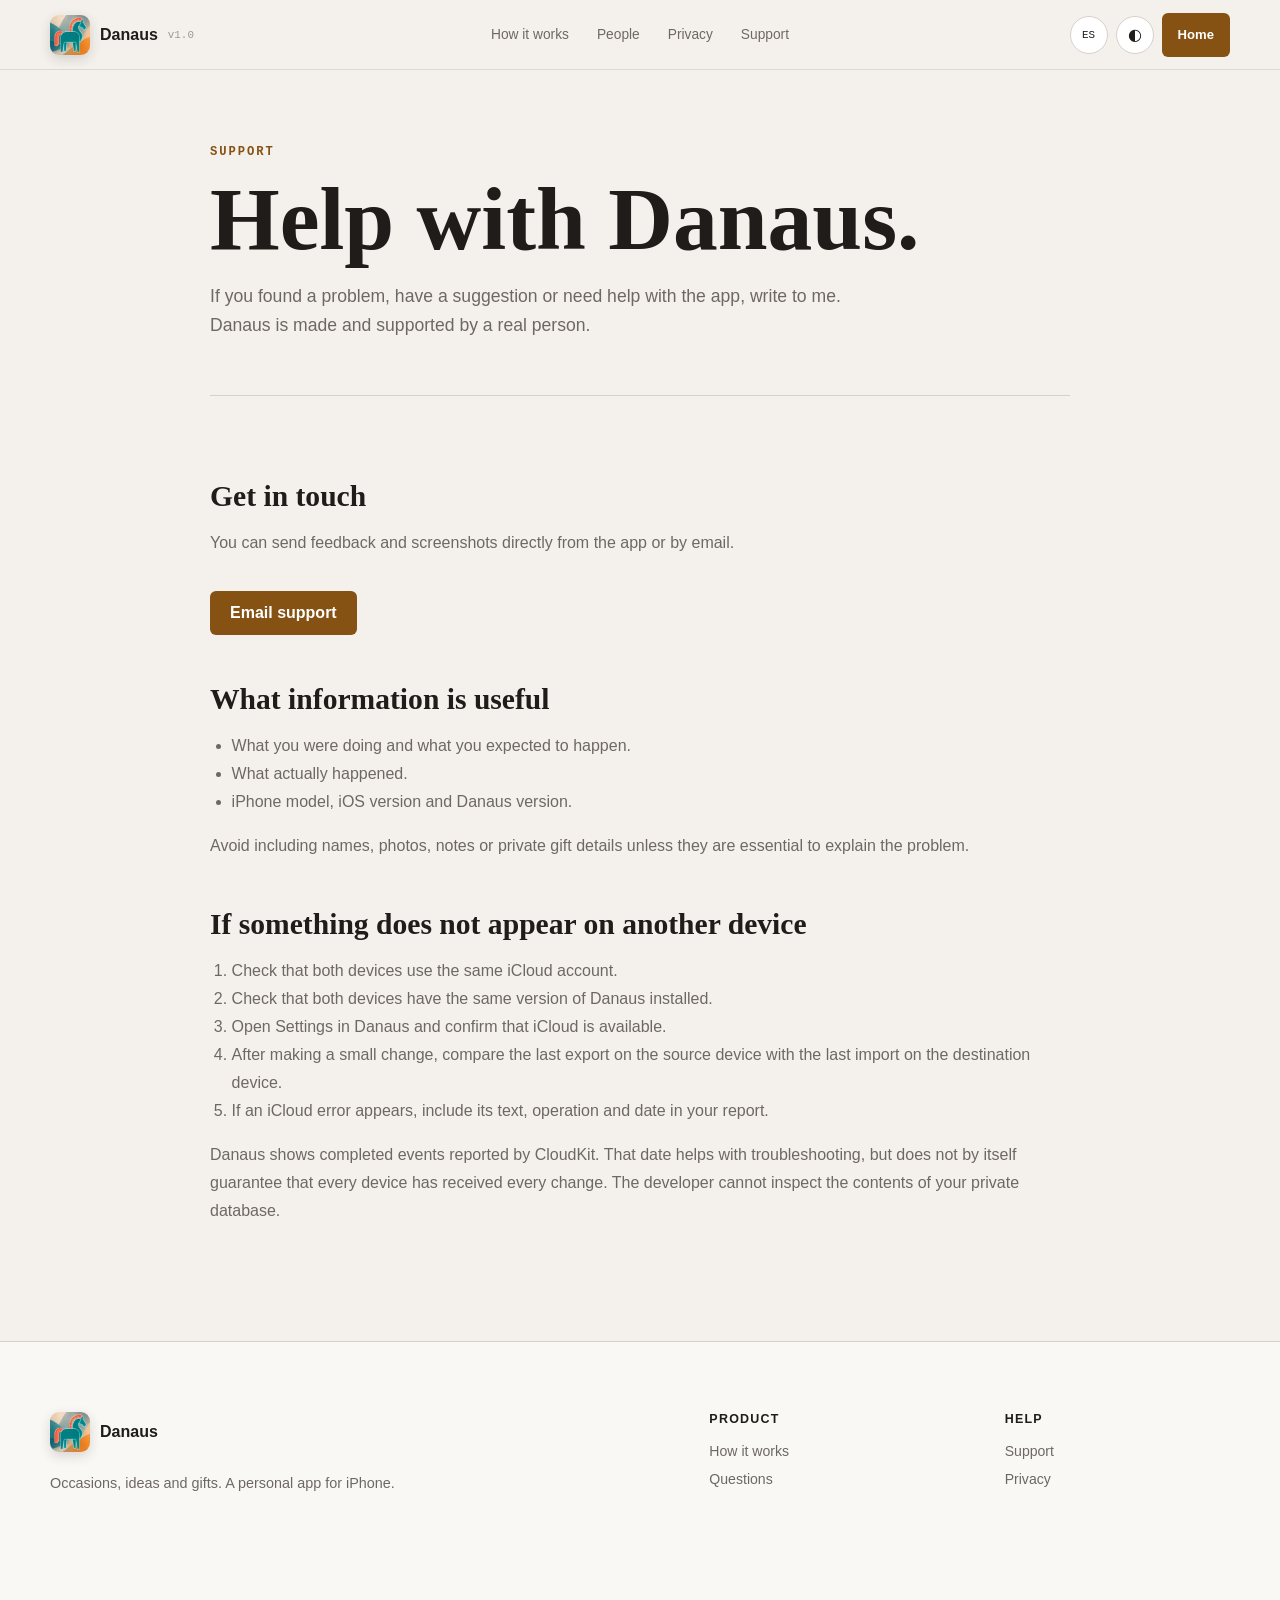
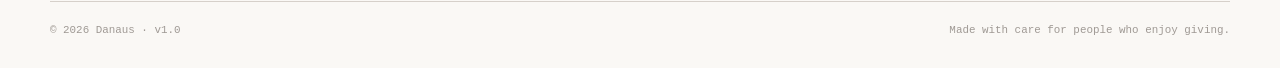
<file: support.html>
<!doctype html>
<html lang="es">
<head>
  <meta charset="utf-8">
  <meta name="viewport" content="width=device-width, initial-scale=1">
  <meta name="theme-color" content="#f4f1ed">
  <title>Soporte · Danaus</title>
  <meta name="description" content="Ayuda y soporte para Danaus.">
  <link rel="canonical" href="https://danaus.app/support.html">
  <link rel="icon" href="assets/favicon-64.png">
  <link rel="apple-touch-icon" href="assets/apple-touch-icon.png">
  <link rel="stylesheet" href="styles.css">
  <script src="script.js" defer></script>
</head>
<body>
  <a class="skip-link" href="#main" data-copy="skip">Saltar al contenido</a>
  <nav class="site-nav" aria-label="Navegación principal">
    <a class="brand" href="index.html">
      <img src="assets/danaus-icon.png" alt="" width="40" height="40">
      <span>Danaus</span>
      <small>v1.0</small>
    </a>
    <div class="nav-links">
      <a href="index.html#como" data-copy="navHow">Cómo funciona</a>
      <a href="index.html#personas" data-copy="navPeople">Personas</a>
      <a href="privacy.html" data-copy="privacy">Privacidad</a>
      <a aria-current="page" href="support.html" data-copy="support">Soporte</a>
    </div>
    <div class="nav-actions">
      <button class="icon-button language-button" type="button" aria-label="Cambiar idioma"><span aria-hidden="true">EN</span></button>
      <button class="icon-button theme-button" type="button" aria-label="Cambiar tema"><span aria-hidden="true">◐</span></button>
      <a class="nav-cta" href="index.html" data-copy="backHome">Inicio</a>
    </div>
  </nav>

  <main class="document-page" id="main">
    <header class="document-header">
      <p class="eyebrow" data-copy="supportEyebrow">Soporte</p>
      <h1 data-copy="supportTitle">Ayuda con Danaus.</h1>
      <p data-copy="supportLead">Si has encontrado un problema, tienes una sugerencia o necesitas ayuda con la app, escríbeme. Danaus está hecha y atendida por una persona real.</p>
    </header>

    <article class="document">
      <h2 data-copy="supportContactTitle">Contactar</h2>
      <p data-copy="supportContactText">Puedes enviar comentarios y capturas directamente desde la app o por correo electrónico.</p>
      <a class="primary-button" href="mailto:emilcar@emilcar.es?subject=Danaus" data-copy="supportButton">Escribir a soporte</a>

      <h2 data-copy="supportUsefulTitle">Qué información resulta útil</h2>
      <ul>
        <li data-copy="supportUsefulOne">Qué estabas haciendo y qué esperabas que ocurriera.</li>
        <li data-copy="supportUsefulTwo">Qué ocurrió realmente.</li>
        <li data-copy="supportUsefulThree">Modelo de iPhone, versión de iOS y versión de Danaus.</li>
      </ul>
      <p data-copy="supportPrivateNote">Evita incluir nombres, fotos, notas o detalles de regalos privados salvo que sean imprescindibles para explicar el problema.</p>

      <h2 data-copy="supportSyncTitle">Si algo no aparece en otro dispositivo</h2>
      <ol>
        <li data-copy="supportSyncOne">Comprueba que ambos dispositivos usan la misma cuenta de iCloud.</li>
        <li data-copy="supportSyncTwo">Comprueba que ambos tienen instalada la misma versión de Danaus.</li>
        <li data-copy="supportSyncThree">Abre Ajustes en Danaus y confirma que iCloud aparece como disponible.</li>
        <li data-copy="supportSyncFour">Tras hacer un cambio pequeño, compara la última exportación del dispositivo de origen con la última importación del dispositivo de destino.</li>
        <li data-copy="supportSyncFive">Si aparece un error de iCloud, copia su texto, operación y fecha al enviar el informe.</li>
      </ol>
      <p data-copy="supportSyncNote">Danaus muestra eventos completados comunicados por CloudKit; esa fecha ayuda a diagnosticar, pero no garantiza por sí sola que todos los dispositivos hayan recibido cada cambio. El desarrollador no puede consultar el contenido de tu base privada.</p>
    </article>
  </main>

  <footer class="site-footer">
    <div class="footer-brand">
      <a class="brand" href="index.html">
        <img src="assets/danaus-icon.png" alt="" width="40" height="40">
        <span>Danaus</span>
      </a>
      <p data-copy="footerTagline">Ocasiones, ideas y regalos. Una app personal para iPhone.</p>
    </div>
    <div class="footer-links">
      <h3 data-copy="footerProduct">Producto</h3>
      <a href="index.html#como" data-copy="navHow">Cómo funciona</a>
      <a href="index.html#preguntas" data-copy="navQuestions">Preguntas</a>
    </div>
    <div class="footer-links">
      <h3 data-copy="footerHelp">Ayuda</h3>
      <a href="support.html" data-copy="support">Soporte</a>
      <a href="privacy.html" data-copy="privacy">Privacidad</a>
    </div>
    <div class="footer-bottom">
      <span>© 2026 Danaus · v1.0</span>
      <span data-copy="footerClosing">Hecho con cuidado para quienes disfrutan regalando.</span>
    </div>
  </footer>
</body>
</html>
</file>
<file: styles.css>
:root {
  color-scheme: light;
  --background: #f4f1ed;
  --surface: #ffffff;
  --surface-elevated: #faf8f5;
  --surface-muted: #eae7e3;
  --ink: #1f1c1a;
  --muted: #6e6863;
  --tertiary: #9f9994;
  --line: #d6d0ca;
  --border: #c7c1bb;
  --accent: #855214;
  --accent-strong: #6d3f0a;
  --accent-fill: #f9dfbd;
  --success: #2e7a54;
  --birthday: #08a3cc;
  --birthday-dark: #005c73;
  --valentine: #ba381f;
  --christmas: #0da923;
  --kings: #613da8;
  --anniversary: #e0a314;
  --shadow: 0 24px 70px rgba(31, 24, 18, 0.12);
  --serif: ui-serif, "Iowan Old Style", "Palatino Linotype", Palatino, Georgia, serif;
  --sans: -apple-system, BlinkMacSystemFont, "SF Pro Text", "Helvetica Neue", Arial, sans-serif;
  --mono: "SFMono-Regular", Consolas, "Liberation Mono", monospace;
  --content: 1180px;
}

html[data-theme="dark"] {
  color-scheme: dark;
  --background: #0e0d0c;
  --surface: #1d1b19;
  --surface-elevated: #282421;
  --surface-muted: #302c2a;
  --ink: #f5efe8;
  --muted: #bdb3a9;
  --tertiary: #918982;
  --line: #413c38;
  --border: #514b46;
  --accent: #f0aa57;
  --accent-strong: #ffc477;
  --accent-fill: #4a341d;
  --success: #64c68c;
  --birthday: #40c7f0;
  --birthday-dark: #61d6f6;
  --valentine: #fa6b57;
  --christmas: #47c75e;
  --kings: #a984f2;
  --anniversary: #f5ba3d;
  --shadow: 0 26px 80px rgba(0, 0, 0, 0.34);
}

* {
  box-sizing: border-box;
}

html {
  scroll-behavior: smooth;
}

body {
  margin: 0;
  overflow-x: hidden;
  background: var(--background);
  color: var(--ink);
  font-family: var(--sans);
  text-rendering: optimizeLegibility;
  -webkit-font-smoothing: antialiased;
}

button,
a {
  -webkit-tap-highlight-color: transparent;
}

a {
  color: inherit;
}

button {
  font: inherit;
}

img {
  display: block;
  max-width: 100%;
}

.skip-link {
  position: fixed;
  top: 12px;
  left: 12px;
  z-index: 100;
  padding: 10px 14px;
  transform: translateY(-150%);
  border-radius: 6px;
  background: var(--ink);
  color: var(--background);
}

.skip-link:focus {
  transform: translateY(0);
}

.site-nav {
  position: fixed;
  inset: 0 0 auto;
  z-index: 20;
  min-height: 70px;
  display: grid;
  grid-template-columns: 1fr auto 1fr;
  align-items: center;
  gap: 30px;
  padding: 12px max(24px, calc((100vw - var(--content)) / 2));
  border-bottom: 1px solid color-mix(in srgb, var(--line), transparent 25%);
  background: color-mix(in srgb, var(--background), transparent 10%);
  backdrop-filter: blur(22px) saturate(150%);
  -webkit-backdrop-filter: blur(22px) saturate(150%);
}

.brand {
  display: inline-flex;
  align-items: center;
  justify-self: start;
  gap: 10px;
  width: max-content;
  color: var(--ink);
  font-weight: 760;
  text-decoration: none;
}

.brand img {
  width: 40px;
  height: 40px;
  flex: 0 0 40px;
  object-fit: contain;
  aspect-ratio: 1;
  border-radius: 9px;
  box-shadow: 0 4px 12px rgba(36, 29, 22, 0.16);
}

.brand small {
  color: var(--tertiary);
  font-family: var(--mono);
  font-size: 0.68rem;
  font-weight: 500;
}

.nav-links,
.nav-actions {
  display: flex;
  align-items: center;
}

.nav-links {
  justify-content: center;
  gap: 28px;
}

.nav-links a {
  color: var(--muted);
  font-size: 0.86rem;
  text-decoration: none;
}

.nav-links a:hover {
  color: var(--ink);
}

.nav-actions {
  justify-content: flex-end;
  gap: 8px;
}

.icon-button {
  width: 38px;
  height: 38px;
  display: grid;
  place-items: center;
  border: 1px solid var(--line);
  border-radius: 50%;
  background: var(--surface);
  color: var(--ink);
  cursor: pointer;
}

.language-button {
  font-family: var(--mono);
  font-size: 0.68rem;
}

.theme-button {
  font-size: 1rem;
}

.nav-cta,
.primary-button,
.secondary-button {
  min-height: 44px;
  display: inline-flex;
  align-items: center;
  justify-content: center;
  border-radius: 6px;
  font-weight: 720;
  text-decoration: none;
  transition: transform 160ms ease, background-color 160ms ease, color 160ms ease;
}

.nav-cta {
  padding: 0 16px;
  background: var(--accent);
  color: #fff;
  font-size: 0.82rem;
}

.hero {
  position: relative;
  min-height: min(940px, 100svh);
  display: grid;
  align-items: center;
  overflow: hidden;
  padding: 140px max(24px, calc((100vw - var(--content)) / 2)) 110px;
  isolation: isolate;
}

.hero::after {
  content: "";
  position: absolute;
  inset: auto 0 0;
  z-index: -2;
  height: 1px;
  background: var(--line);
}

.hero-art {
  position: absolute;
  z-index: -1;
  inset: 0;
  background: url("assets/danaus-icon.png") center 42% / cover no-repeat;
  opacity: 0.16;
}

html[data-theme="dark"] .hero-art {
  background-image: url("assets/danaus-icon-dark.png");
}

html[data-theme="dark"] .brand img,
html[data-theme="dark"] .closing-icon img {
  content: url("assets/danaus-icon-dark.png");
}

.hero-content {
  width: min(820px, 100%);
}

.eyebrow {
  margin: 0 0 18px;
  color: var(--accent);
  font-family: var(--mono);
  font-size: 0.76rem;
  font-weight: 700;
  letter-spacing: 0.16em;
  text-transform: uppercase;
}

h1,
h2,
h3,
p {
  overflow-wrap: break-word;
}

h1,
h2 {
  font-family: var(--serif);
  font-weight: 600;
  letter-spacing: 0;
}

h1 {
  max-width: 900px;
  margin: 0;
  font-size: clamp(3.4rem, 6.8vw, 6.8rem);
  line-height: 0.93;
}

.hero-lede {
  max-width: 650px;
  margin: 28px 0 0;
  color: var(--muted);
  font-size: clamp(1.08rem, 1.7vw, 1.34rem);
  line-height: 1.55;
}

.hero-actions {
  display: flex;
  flex-wrap: wrap;
  gap: 10px;
  margin-top: 34px;
}

.primary-button,
.secondary-button {
  padding: 0 20px;
}

.primary-button {
  background: var(--accent);
  color: #fff;
}

.secondary-button {
  border: 1px solid var(--line);
  background: var(--surface);
  color: var(--ink);
}

.nav-cta:hover,
.primary-button:hover,
.secondary-button:hover {
  transform: translateY(-2px);
}

.hero-meta {
  margin: 18px 0 0;
  color: var(--tertiary);
  font-family: var(--mono);
  font-size: 0.68rem;
  line-height: 1.6;
}

.scroll-cue {
  position: absolute;
  bottom: 30px;
  left: 50%;
  width: 44px;
  height: 44px;
  display: grid;
  place-items: center;
  border: 1px solid var(--line);
  border-radius: 50%;
  color: var(--muted);
  text-decoration: none;
}

.occasion-strip {
  min-height: 90px;
  display: flex;
  align-items: center;
  justify-content: center;
  gap: 14px;
  overflow-x: auto;
  padding: 22px 24px;
  border-bottom: 1px solid var(--line);
  background: var(--surface-elevated);
  scrollbar-width: none;
}

.occasion-strip::-webkit-scrollbar {
  display: none;
}

.occasion {
  flex: 0 0 auto;
  display: inline-flex;
  align-items: center;
  gap: 9px;
  color: var(--muted);
  font-family: var(--serif);
  font-size: 1rem;
}

.occasion::before {
  content: "";
  width: 9px;
  height: 9px;
  border-radius: 50%;
  background: currentColor;
}

.occasion.birthday { color: var(--birthday-dark); }
.occasion.anniversary { color: var(--accent); }
.occasion.valentine { color: var(--valentine); }
.occasion.christmas { color: var(--christmas); }
.occasion.kings { color: var(--kings); }

.section,
.product-section,
.privacy-section,
.closing-section,
.site-footer {
  padding-right: max(24px, calc((100vw - var(--content)) / 2));
  padding-left: max(24px, calc((100vw - var(--content)) / 2));
}

.section {
  padding-top: 130px;
  padding-bottom: 130px;
}

.section-heading {
  max-width: 810px;
}

.section-heading.compact {
  max-width: 720px;
}

.section-heading h2,
.product-copy h2,
.privacy-copy h2,
.closing-section h2 {
  margin: 0;
  font-size: clamp(2.7rem, 5.2vw, 5.3rem);
  line-height: 0.98;
}

.section-heading > p:last-child,
.product-copy > p,
.privacy-copy > p,
.closing-section > p {
  margin: 24px 0 0;
  color: var(--muted);
  font-size: 1.08rem;
  line-height: 1.65;
}

.product-copy h2 {
  font-size: clamp(2.55rem, 4.15vw, 4.35rem);
}

.steps {
  display: grid;
  grid-template-columns: repeat(3, minmax(0, 1fr));
  gap: 1px;
  margin-top: 80px;
  border-top: 1px solid var(--line);
  border-bottom: 1px solid var(--line);
  background: var(--line);
}

.steps article {
  min-height: 315px;
  padding: 34px;
  background: var(--background);
}

.step-number {
  display: block;
  color: var(--accent);
  font-family: var(--mono);
  font-size: 0.75rem;
}

.steps h3,
.feature-list h3 {
  margin: 62px 0 10px;
  font-family: var(--serif);
  font-size: 1.65rem;
  font-weight: 600;
}

.steps p,
.feature-list p {
  margin: 0;
  color: var(--muted);
  line-height: 1.6;
}

.product-section {
  min-height: 760px;
  display: grid;
  grid-template-columns: minmax(0, 0.8fr) minmax(500px, 1.2fr);
  align-items: center;
  gap: 80px;
  padding-top: 110px;
  padding-bottom: 110px;
  overflow: hidden;
  background: var(--surface-elevated);
}

.check-list {
  display: grid;
  gap: 14px;
  margin: 32px 0 0;
  padding: 0;
  list-style: none;
  color: var(--muted);
}

.check-list li {
  position: relative;
  padding-left: 25px;
  line-height: 1.5;
}

.check-list li::before {
  content: "";
  position: absolute;
  top: 0.62em;
  left: 0;
  width: 8px;
  height: 8px;
  border-radius: 50%;
  background: var(--accent);
}

.duo-stage {
  min-height: 500px;
  display: grid;
  place-items: center;
  perspective: 1200px;
  margin: 0;
}

.duo-device {
  position: relative;
  z-index: 0;
  width: min(710px, 100%);
  padding: 10px;
  border: 1px solid #575552;
  border-radius: 34px;
  background:
    linear-gradient(115deg, #242422 0%, #77736e 18%, #1c1c1b 30%, #121211 73%, #65615d 88%, #20201f 100%);
  box-shadow:
    0 50px 110px rgba(32, 24, 17, 0.28),
    0 18px 38px rgba(32, 24, 17, 0.18),
    inset 0 0 0 1px rgba(255, 255, 255, 0.25);
  transform: rotate(1deg);
}

.duo-device::after {
  content: "";
  position: absolute;
  z-index: -1;
  inset: 3% 5% -3%;
  border-radius: 50%;
  background: rgba(166, 112, 20, 0.17);
  filter: blur(38px);
}

.duo-device img {
  position: relative;
  overflow: hidden;
  border: 1px solid #0a0a09;
  width: 100%;
  height: auto;
  border-radius: 25px;
  background: #f7f3ee;
  box-shadow:
    0 0 0 1px rgba(255, 255, 255, 0.12),
    inset 0 0 0 1px rgba(0, 0, 0, 0.16);
}


.people-section {
  border-bottom: 1px solid var(--line);
}

.feature-list {
  display: grid;
  grid-template-columns: repeat(2, minmax(0, 1fr));
  margin-top: 80px;
  border-top: 1px solid var(--line);
}

.feature-list article {
  position: relative;
  min-height: 270px;
  padding: 34px 38px;
  border-bottom: 1px solid var(--line);
}

.feature-list article:nth-child(odd) {
  border-right: 1px solid var(--line);
}

.feature-mark {
  position: absolute;
  top: 36px;
  right: 38px;
  width: 18px;
  height: 18px;
  border-radius: 50%;
}

.birthday-mark { background: var(--birthday); }
.valentine-mark { background: var(--valentine); }
.kings-mark { background: var(--kings); }
.anniversary-mark { background: var(--anniversary); }

.feature-list h3 {
  margin-top: 62px;
}

.privacy-section {
  min-height: 820px;
  display: grid;
  grid-template-columns: minmax(300px, 0.86fr) minmax(0, 1.14fr);
  align-items: center;
  gap: 100px;
  padding-top: 120px;
  padding-bottom: 120px;
  background: #123c3d;
  color: #f8f2ea;
}

.privacy-copy {
  max-width: 660px;
}

.privacy-copy .eyebrow {
  color: #efb66e;
}

.privacy-copy > p,
.privacy-facts p {
  color: #c8d5d1;
}

.privacy-visual {
  position: relative;
  width: min(430px, 100%);
  aspect-ratio: 1;
  display: grid;
  place-items: center;
}

.privacy-visual img {
  width: 78%;
  height: auto;
  object-fit: contain;
  aspect-ratio: 1;
  border-radius: 22%;
  box-shadow: 0 28px 80px rgba(0, 0, 0, 0.28);
  transform: rotate(-3deg);
}

.privacy-facts {
  display: grid;
  gap: 17px;
  margin-top: 32px;
}

.privacy-facts p {
  margin: 0;
  line-height: 1.55;
}

.privacy-facts strong {
  color: #fff;
}

.text-link {
  display: inline-block;
  margin-top: 30px;
  color: #efb66e;
  font-weight: 700;
  text-decoration: none;
}

.faq-section {
  background: var(--surface-elevated);
}

.faq-list {
  margin-top: 65px;
  border-top: 1px solid var(--line);
}

.faq-list details {
  border-bottom: 1px solid var(--line);
}

.faq-list summary {
  position: relative;
  padding: 27px 48px 27px 0;
  cursor: pointer;
  font-family: var(--serif);
  font-size: clamp(1.3rem, 2.3vw, 2rem);
  font-weight: 600;
  list-style: none;
}

.faq-list summary::-webkit-details-marker {
  display: none;
}

.faq-list summary::after {
  content: "+";
  position: absolute;
  top: 50%;
  right: 8px;
  transform: translateY(-50%);
  color: var(--accent);
  font-family: var(--sans);
  font-size: 1.6rem;
  font-weight: 400;
}

.faq-list details[open] summary::after {
  content: "−";
}

.faq-list details p {
  max-width: 790px;
  margin: -8px 0 28px;
  color: var(--muted);
  line-height: 1.65;
}

.updates-section {
  background: var(--surface);
}

.release-card {
  max-width: 860px;
  margin-top: 62px;
  padding: 34px 38px 38px;
  border: 1px solid var(--line);
  border-radius: 8px;
  background: var(--surface-elevated);
  box-shadow: var(--shadow);
}

.release-card + .release-card {
  margin-top: 18px;
  box-shadow: none;
}

.release-card-header {
  display: flex;
  align-items: flex-start;
  justify-content: space-between;
  gap: 28px;
  padding-bottom: 24px;
  border-bottom: 1px solid var(--line);
}

.release-version {
  margin: 0 0 8px;
  color: var(--accent);
  font-family: var(--mono);
  font-size: 0.78rem;
  font-weight: 700;
  letter-spacing: 0.08em;
  text-transform: uppercase;
}

.release-card h3 {
  margin: 0;
  font-family: var(--serif);
  font-size: clamp(1.8rem, 3vw, 2.6rem);
  line-height: 1.08;
}

.release-status {
  flex: 0 0 auto;
  padding: 8px 12px;
  border-radius: 999px;
  background: var(--accent-fill);
  color: var(--accent-strong);
  font-size: 0.82rem;
  font-weight: 700;
}

.release-status-previous {
  background: var(--surface-muted);
  color: var(--muted);
}

.release-list {
  display: grid;
  gap: 16px;
  margin: 26px 0 0;
  padding-left: 1.2rem;
  color: var(--muted);
  line-height: 1.55;
}

html[data-theme="dark"] .updates-section {
  background: var(--surface-elevated);
}

.closing-section {
  min-height: 780px;
  display: flex;
  flex-direction: column;
  align-items: center;
  justify-content: center;
  padding-top: 110px;
  padding-bottom: 110px;
  text-align: center;
}

.closing-icon {
  width: 150px;
  height: 150px;
  margin-bottom: 34px;
}

.closing-icon picture {
  width: 100%;
  height: 100%;
  display: block;
}

.closing-icon img {
  width: 100%;
  height: 100%;
  object-fit: contain;
  aspect-ratio: 1;
  border-radius: 29px;
  box-shadow: var(--shadow);
}

.closing-section h2 {
  max-width: 780px;
}

.closing-section > p {
  max-width: 650px;
}

.closing-section .primary-button {
  margin-top: 30px;
}

.app-store-badge {
  display: inline-block;
  margin-top: 22px;
  padding: 10px;
  border-radius: 12px;
  transition: transform 160ms ease, opacity 160ms ease;
}

.app-store-badge:hover,
.app-store-badge:focus-visible {
  transform: translateY(-2px);
  opacity: 0.84;
}

.app-store-badge img {
  width: 240px;
  height: auto;
}

html[data-theme="dark"] .app-store-badge img {
  content: url("assets/app-store/download-es-white.svg");
}

.site-footer {
  display: grid;
  grid-template-columns: minmax(260px, 1.7fr) minmax(150px, 0.65fr) minmax(150px, 0.65fr);
  gap: 70px;
  padding-top: 70px;
  padding-bottom: 32px;
  border-top: 1px solid var(--line);
  background: var(--surface-elevated);
}

.footer-brand p {
  max-width: 410px;
  margin: 16px 0 0;
  color: var(--muted);
  font-size: 0.9rem;
  line-height: 1.55;
}

.footer-brand p + p {
  margin-top: 8px;
}

.footer-links {
  display: grid;
  align-content: start;
  gap: 12px;
}

.footer-links h3 {
  margin: 0 0 5px;
  font-size: 0.78rem;
  text-transform: uppercase;
  letter-spacing: 0.1em;
}

.footer-links a {
  color: var(--muted);
  font-size: 0.88rem;
  text-decoration: none;
}

.footer-bottom {
  grid-column: 1 / -1;
  display: flex;
  justify-content: space-between;
  gap: 24px;
  margin-top: 36px;
  padding-top: 22px;
  border-top: 1px solid var(--line);
  color: var(--tertiary);
  font-family: var(--mono);
  font-size: 0.68rem;
}

.document-page {
  min-height: 100vh;
  padding: 145px max(24px, calc((100vw - 860px) / 2)) 100px;
}

.document-header {
  margin-bottom: 55px;
}

.document-header h1 {
  font-size: clamp(3.2rem, 7vw, 6rem);
}

.document-header > p:last-child {
  max-width: 660px;
  margin: 22px 0 0;
  color: var(--muted);
  font-size: 1.1rem;
  line-height: 1.65;
}

.document {
  padding-top: 36px;
  border-top: 1px solid var(--line);
}

.document h2 {
  margin: 48px 0 12px;
  font-family: var(--serif);
  font-size: 1.85rem;
  font-weight: 600;
}

.document p,
.document li {
  color: var(--muted);
  line-height: 1.75;
}

.document strong {
  color: var(--ink);
}

.document ul,
.document ol {
  padding-left: 1.35rem;
}

.document .primary-button {
  margin-top: 18px;
}

.document-meta {
  color: var(--tertiary);
  font-family: var(--mono);
  font-size: 0.72rem;
}

:focus-visible {
  outline: 3px solid color-mix(in srgb, var(--accent), transparent 25%);
  outline-offset: 4px;
}

@media (max-width: 980px) {
  .site-nav {
    grid-template-columns: 1fr auto;
  }

  .nav-links {
    display: none;
  }

  .hero {
    min-height: 900px;
    align-items: start;
    padding-top: 145px;
  }

  .hero-content {
    width: min(820px, 100%);
  }

  .hero-art {
    inset: 0;
    width: auto;
    transform: none;
    opacity: 0.15;
  }

  .product-section,
  .privacy-section {
    grid-template-columns: 1fr;
  }

  .product-section {
    gap: 60px;
  }

  .privacy-section {
    gap: 30px;
  }

  .privacy-visual {
    width: min(330px, 72vw);
    justify-self: center;
  }
}

@media (max-width: 720px) {
  .site-nav {
    min-height: 64px;
    padding: 10px 18px;
  }

  .brand small,
  .nav-cta {
    display: none;
  }

  .hero {
    min-height: 850px;
    padding: 120px 22px 80px;
  }

  h1 {
    font-size: clamp(3.15rem, 15vw, 5rem);
  }

  .hero-art {
    right: 0;
    bottom: 0;
    width: auto;
    opacity: 0.13;
  }

  .hero-actions {
    align-items: stretch;
    flex-direction: column;
  }

  .hero-actions a {
    width: 100%;
  }

  .occasion-strip {
    justify-content: flex-start;
  }

  .section,
  .product-section,
  .privacy-section,
  .closing-section,
  .site-footer {
    padding-right: 22px;
    padding-left: 22px;
  }

  .section {
    padding-top: 90px;
    padding-bottom: 90px;
  }

  .section-heading h2,
  .product-copy h2,
  .privacy-copy h2,
  .closing-section h2 {
    font-size: clamp(2.75rem, 13vw, 4rem);
  }

  .product-copy h2 {
    font-size: clamp(2.55rem, 11.5vw, 3.65rem);
  }

  .steps,
  .feature-list {
    grid-template-columns: 1fr;
  }

  .steps article {
    min-height: 250px;
  }

  .feature-list article:nth-child(odd) {
    border-right: 0;
  }

  .product-section {
    min-height: 0;
    padding-top: 90px;
    padding-bottom: 90px;
  }

  .duo-stage {
    min-height: 0;
  }

  .duo-device {
    width: min(710px, 100%);
    padding: 7px;
    border-radius: 24px;
    transform: none;
  }

  .duo-device img {
    border-radius: 17px;
  }

  .privacy-section {
    padding-top: 90px;
    padding-bottom: 90px;
  }

  .privacy-visual {
    width: min(280px, 78vw);
  }

  .closing-section {
    min-height: 680px;
  }

  .release-card {
    margin-top: 48px;
    padding: 26px 24px 28px;
  }

  .release-card-header {
    flex-direction: column;
    gap: 14px;
  }

  .site-footer {
    grid-template-columns: 1fr 1fr;
    gap: 44px 24px;
  }

  .footer-brand {
    grid-column: 1 / -1;
  }

  .footer-bottom {
    align-items: flex-start;
    flex-direction: column;
  }

  .document-page {
    padding: 118px 22px 80px;
  }
}

@media (prefers-reduced-motion: reduce) {
  html {
    scroll-behavior: auto;
  }

  *,
  *::before,
  *::after {
    scroll-behavior: auto !important;
    transition-duration: 0.01ms !important;
    animation-duration: 0.01ms !important;
  }
}
</file>
